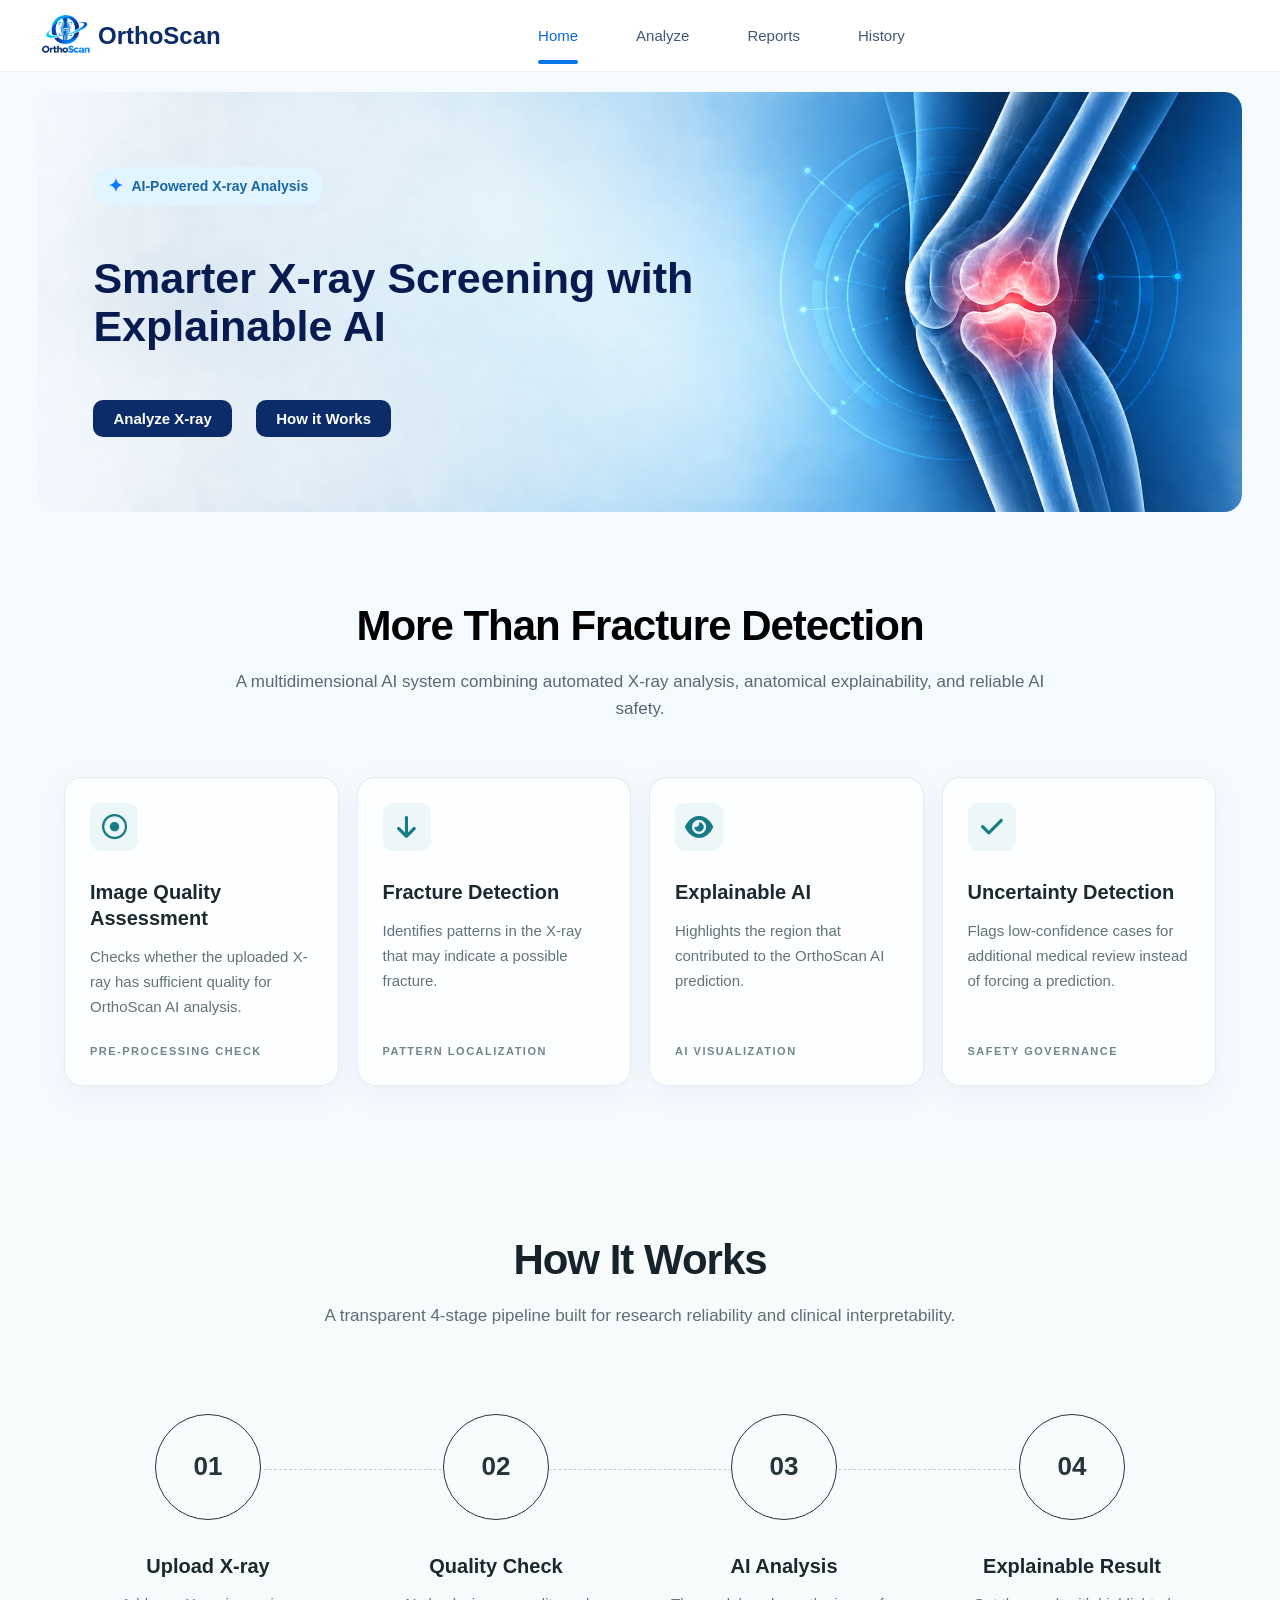
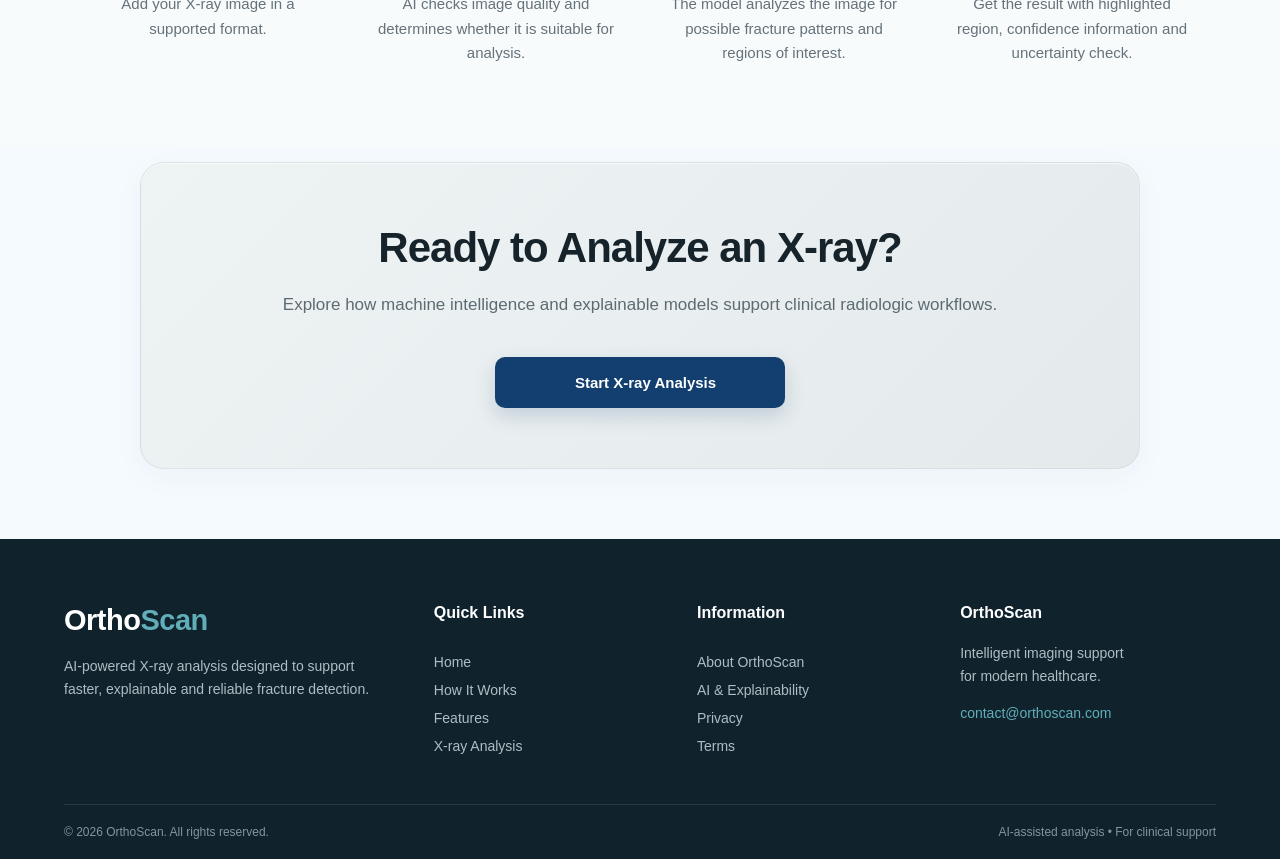
<file: index.html>
<!DOCTYPE html>
<html lang="en">
<head>
    <meta charset="UTF-8">
    <meta name="viewport" content="width=device-width, initial-scale=1.0">
    <title>Document</title>
     <link rel="stylesheet" href="https://cdnjs.cloudflare.com/ajax/libs/font-awesome/6.4.0/css/all.min.css" integrity="sha512-iecdLmaskl7CVkqkXNQ/ZH/XLlvWZOJyj7Yy7tcenmpD1ypASozpmT/E0iPtmFIB46ZmdtAc9eNBvH0H/ZpiBw==" crossorigin="anonymous" referrerpolicy="no-referrer" />
   
    <link rel="stylesheet" href="style.css">
</head>
<body>
    <!-- Navbar -->
<header class="navbar">
    <!-- Logo + Name -->
    <a href="#" class="brand">
        <div class="logo">
            <img src="images/logo.png">
        </div>
        <div class="brand-text">
            <h1>OrthoScan</h1>
        </div>
    </a>
    <!-- Navigation -->
    <nav class="nav-links">
        <a href="#" class="nav-link active">
            Home
        </a>
        <a href="./Analysis.html">
            Analyze
        </a>
        <a href="report.html">
            Reports
        </a>
        <a href="history.html" >
            History
        </a>
    </nav>
    <!-- Right Side -->
    <div class="nav-right">
    </div>
</header>
<section class="hero-section">
    <div class="hero-content">
        <div class="ai-badge">
            <span>✦</span>
            AI-Powered X-ray Analysis
        </div>
        <h1>
            Smarter X-ray Screening with<br>
            Explainable AI
        </h1>
        <div class="btns">
            <button class="btn" onclick="window.location.href='Analysis.html'">Analyze X-ray</button>
          <a href="#working">  <button class="btn">How it Works</button>
  </a>
          </div>
    </div>
</section>
<section class="features-section">

  <div class="section-heading">
    <h2>More Than Fracture Detection</h2>
    <p>
      A multidimensional AI system combining automated X-ray analysis,
      anatomical explainability, and reliable AI safety.
    </p>
  </div>

  <div class="features-grid">

    <!-- Card 1 -->
    <div class="feature-card">
      <div class="icon-box">
        <i class="fa-regular fa-circle-dot"></i>
      </div>

      <h3>Image Quality Assessment</h3>

      <p>
        Checks whether the uploaded X-ray has sufficient quality
        for OrthoScan AI analysis.
      </p>
      <span>PRE-PROCESSING CHECK</span>
    </div>

    <!-- Card 2 -->
    <div class="feature-card">
      <div class="icon-box">
        <i class="fa-solid fa-arrow-down"></i>
      </div>

      <h3>Fracture Detection</h3>

      <p>
        Identifies patterns in the X-ray that may indicate
        a possible fracture.
      </p>

      <span>PATTERN LOCALIZATION</span>
    </div>

    <!-- Card 3 -->
    <div class="feature-card">
      <div class="icon-box">
        <i class="fa-solid fa-eye"></i>
      </div>

      <h3>Explainable AI</h3>

      <p>
        Highlights the region that contributed to the
        OrthoScan AI prediction.
      </p>

      <span>AI VISUALIZATION</span>
    </div>

    <!-- Card 4 -->
    <div class="feature-card">
      <div class="icon-box">
        <i class="fa-solid fa-check"></i>
      </div>

      <h3>Uncertainty Detection</h3>

      <p>
        Flags low-confidence cases for additional medical
        review instead of forcing a prediction.
      </p>

      <span>SAFETY GOVERNANCE</span>
    </div>

  </div>

</section>
<section class="how-it-works" id="working">

  <div class="how-header" >
    <h2>How It Works</h2>
    <p>
      A transparent 4-stage pipeline built for research reliability
      and clinical interpretability.
    </p>
  </div>

  <div class="steps-container">

    <!-- Step 01 -->
    <div class="step">
      <div class="step-number">01</div>

      <h3>Upload X-ray</h3>

      <p>
        Add your X-ray image in a supported format.
      </p>
    </div>

    <!-- Step 02 -->
    <div class="step">
      <div class="step-number">02</div>

      <h3>Quality Check</h3>

      <p>
        AI checks image quality and determines whether
        it is suitable for analysis.
      </p>
    </div>

    <!-- Step 03 -->
    <div class="step">
      <div class="step-number">03</div>

      <h3>AI Analysis</h3>

      <p>
        The model analyzes the image for possible fracture
        patterns and regions of interest.
      </p>
    </div>

    <!-- Step 04 -->
    <div class="step">
      <div class="step-number">04</div>

      <h3>Explainable Result</h3>

      <p>
        Get the result with highlighted region, confidence
        information and uncertainty check.
      </p>
    </div>

  </div>

</section>
<section class="analyze-cta">

  <div class="cta-content">

    <h2>Ready to Analyze an X-ray?</h2>

    <p>
      Explore how machine intelligence and explainable models
      support clinical radiologic workflows.
    </p>

    <a href="Analysis.html" class="analyze-btn">
      <i data-lucide="file-scan"></i>
      <span>Start X-ray Analysis</span>
    </a>

  </div>

</section>
<footer class="footer">

  <div class="footer-container">

    <!-- Brand -->
    <div class="footer-brand">
      <h2>Ortho<span>Scan</span></h2>

      <p>
        AI-powered X-ray analysis designed to support
        faster, explainable and reliable fracture detection.
      </p>
    </div>


    <!-- Quick Links -->
    <div class="footer-links">
      <h3>Quick Links</h3>

      <a href="#">Home</a>
      <a href="#">How It Works</a>
      <a href="#">Features</a>
      <a href="#">X-ray Analysis</a>
    </div>


    <!-- Information -->
    <div class="footer-links">
      <h3>Information</h3>

      <a href="#">About OrthoScan</a>
      <a href="#">AI & Explainability</a>
      <a href="#">Privacy</a>
      <a href="#">Terms</a>
    </div>


    <!-- Contact -->
    <div class="footer-contact">
      <h3>OrthoScan</h3>

      <p>
        Intelligent imaging support<br>
        for modern healthcare.
      </p>

      <a href="mailto:contact@orthoscan.com">
        contact@orthoscan.com
      </a>
    </div>

  </div>
  <!-- Bottom -->
  <div class="footer-bottom">
    <p>© 2026 OrthoScan. All rights reserved.</p>
    <p>AI-assisted analysis • For clinical support</p>
  </div>
</footer>
<script src="script.js"></script>
</body>
</html>
</file>
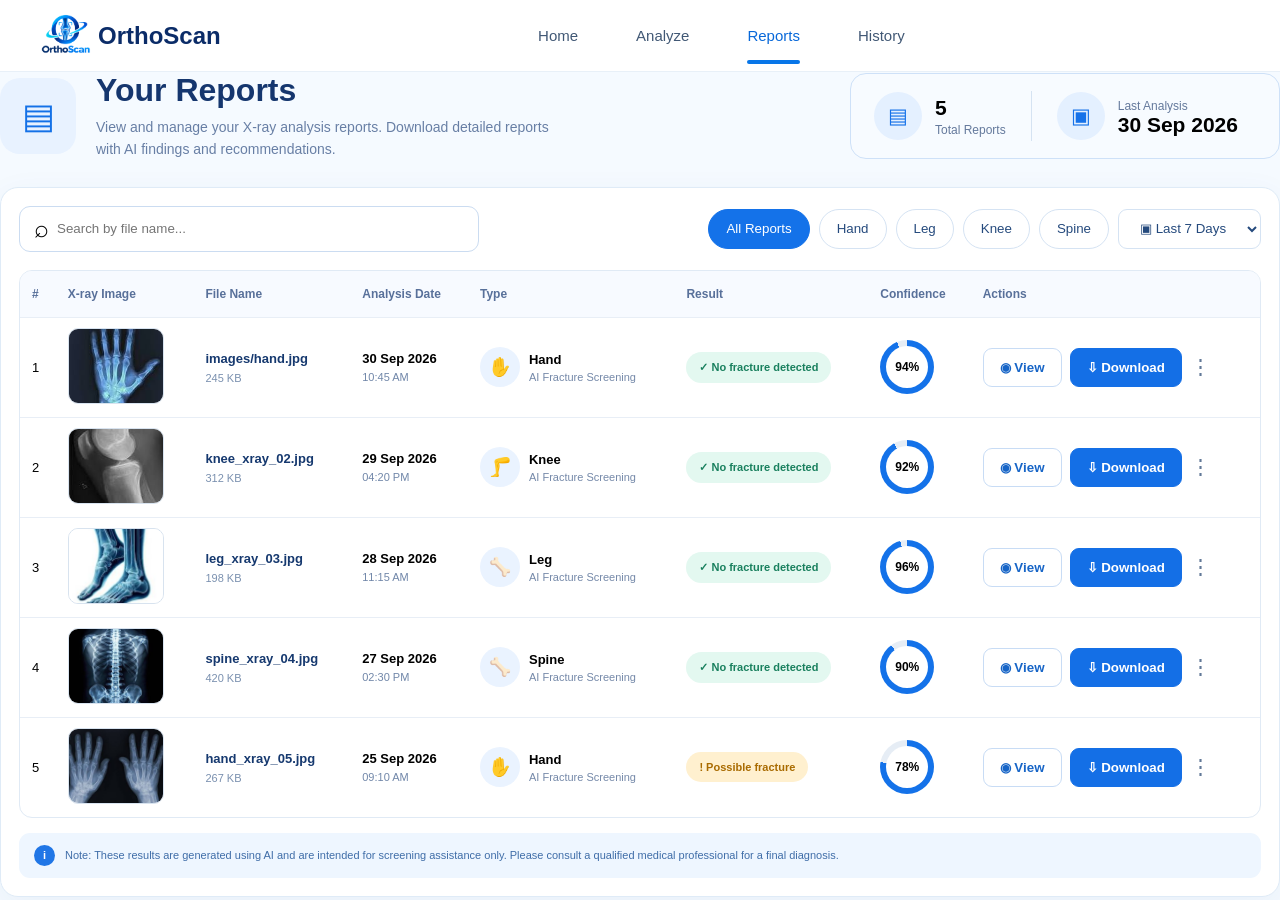
<file: report.html>
<!DOCTYPE html>
<html lang="en">
<head>
    <meta name="viewport" content="width=device-width, initial-scale=1.0">
    <title>report page</title>
    <link rel="stylesheet" href="report.css">
</head>
<body>
      <!-- Navbar -->
<header class="navbar">
    <!-- Logo + Name -->
    <a href="#" class="brand">
        <div class="logo">
            <img src="images/logo.png">
        </div>
        <div class="brand-text">
            <h1>OrthoScan</h1>
        </div>
    </a>
    <!-- Navigation -->
    <nav class="nav-links">
        <a href="index.html">
            Home
        </a>
        <a href="Analysis.html" >
            Analyze
        </a>
        <a href="#" class="nav-link active">
            Reports
        </a>
        <a href="history.html" class="nav-link">
            History
        </a>
    </nav>
    <!-- Right Side -->
    <div class="nav-right">
    </div>
</header>

    <!-- Heading -->
    <section class="heading">

        <div class="heading-left">

            <div class="heading-icon">
                ▤
            </div>

            <div>
                <h2>Your Reports</h2>

                <p>
                    View and manage your X-ray analysis reports.
                    Download detailed reports<br>
                    with AI findings and recommendations.
                </p>
            </div>

        </div>


        <div class="summary">

            <div class="summary-item">
                <div class="summary-icon">▤</div>

                <div>
                    <strong id="totalReports">5</strong>
                    <span>Total Reports</span>
                </div>
            </div>

            <div class="divider"></div>

            <div class="summary-item">

                <div class="summary-icon">▣</div>

                <div>
                    <small>Last Analysis</small>
                    <strong>30 Sep 2026</strong>
                </div>

            </div>

        </div>

    </section>


    <!-- Reports -->
    <section class="reports-card">

        <!-- Search + filters -->
        <div class="toolbar">

            <div class="search-box">
                <span>⌕</span>
                <input
                    type="text"
                    id="searchInput"
                    placeholder="Search by file name..."
                >
            </div>


            <div class="filters">

                <button class="filter active" data-type="All">
                    All Reports
                </button>

                <button class="filter" data-type="Hand">
                    Hand
                </button>

                <button class="filter" data-type="Leg">
                    Leg
                </button>

                <button class="filter" data-type="Knee">
                    Knee
                </button>

                <button class="filter" data-type="Spine">
                    Spine
                </button>

                <select id="dateFilter">
                    <option>▣ Last 7 Days</option>
                    <option>All Dates</option>
                </select>

            </div>

        </div>


        <!-- Table -->
        <div class="table-wrapper">

            <table>

                <thead>

                    <tr>
                        <th>#</th>
                        <th>X-ray Image</th>
                        <th>File Name</th>
                        <th>Analysis Date</th>
                        <th>Type</th>
                        <th>Result</th>
                        <th>Confidence</th>
                        <th>Actions</th>
                    </tr>

                </thead>

                <tbody id="reportBody"></tbody>

            </table>

        </div>


        <!-- Note -->
        <div class="note">

            <span>i</span>

            <p>
                Note: These results are generated using AI and are intended
                for screening assistance only. Please consult a qualified
                medical professional for a final diagnosis.
            </p>

        </div>

    </section>

</main>


<script src="report.js"></script>
</body>
</html>
</file>
<file: style.css>
* {
    margin: 0;
    padding: 0;
    box-sizing: border-box;
}
body {
    font-family: 'Segoe UI', Tahoma, Geneva, Verdana, sans-serif;
    background: #f5faff;
}
/* ================= NAVBAR ================= */
.navbar {
    width: 100%;
    height: 72px;
    background: #ffffff;
    display: flex;
    align-items: center;
    justify-content: space-between;
    padding: 0 38px;
    border-bottom: 1px solid #e8f0f8;
}
/* ================= LOGO ================= */
.brand {
    display: flex;
    align-items: center;
    gap: 5px;
    text-decoration: none;
}
.logo img{
    width: 55px;
    height: 55px;
    display: flex;
    align-items: center;
    justify-content: center;
}
.brand-text h1 {
    font-size: 24px;
    line-height: 25px;
    color: #0b2c68;
    font-weight: 750;
}
.brand-text span {
    display: block;
    margin-top: 3px;
    font-size: 12px;
    color: #66809f;
}
/* ================= NAVIGATION ================= */

.nav-links {
    height: 100%;
    margin-right: 30px;
    display: flex;
    align-items: center;
    gap: 38px;
    margin-left: 30px;
}
.nav-links a {
    height: 100%;
    display: flex;
    align-items: center;
    gap: 9px;
    position: relative;
    text-decoration: none;
    margin-right: 20px;
    color: #415875;
    font-size: 15px;
    font-weight: 500;
    position: relative;
    text-decoration: none;
}
.nav-link:hover, nav-link:focus {
    color: #0868d9;
}
.nav-link.active {
    color: #0868d9;


}
.nav-link.active::after {
    content: "";
    position: absolute;
    bottom: 7px;
    left: 0;
    right: 0;
    height: 4px;
    border-radius: 5px;
    background: #0876e8;
}
.nav-link.active::after {
        width: 100%;

}
.nav-link span {
    font-size: 21px;
}
/* ================= RIGHT SIDE ================= */
.nav-right {
    display: flex;
    align-items: center;

    gap: 25px;
}
.sun-btn {
    width: 40px;
    height: 40px;
    border: none;
    background: transparent;
    font-size: 24px;
    cursor: pointer;
    color: #16355e;
}
.arrow {
    font-size: 21px;
    color: #526d8c;
    cursor: pointer;
}
/* ================= TABLET ================= */
@media (max-width: 900px) {
    .navbar {
        padding: 0 20px;
    }
    .nav-links {
        gap: 18px;
    }
    .nav-link {
        font-size: 13px;
    }
    .brand-text h1 {
        font-size: 21px;
    }
}
/* ================= MOBILE ================= */
@media (max-width: 700px) {
    .navbar {
        height: 65px;
        padding: 0 15px;
    }
    .logo {
        width: 42px;
        height: 42px;
        font-size: 21px;
    }
    .brand-text h1 {
        font-size: 19px;
    }
    .brand-text span {
        display: none;
    }
    .nav-links {
        display: none;
    }
    .nav-right {
        gap: 8px;
    }
    .sun-btn {
        font-size: 21px;
    }
}
/* ================= SMALL MOBILE ================= */
@media (max-width: 420px) {
    .brand-text h1 {
        font-size: 17px;
    }
}
/* =======HERO SECTION ===========*/
.hero-section {
    width: 94%;
    max-width: 1450px;
    height: 420px;
    margin: 20px auto;
    display: flex;
    align-items: center;
    position: relative;
    overflow: hidden;
    border-radius: 18px;
    background-image: url("images/hero-img.png");
    background-size: cover;
}
/* LEFT CONTENT */
.hero-content {
    width: 55%;
    padding-left: 55px;
    position: relative;
    z-index: 2;
}
/* AI BADGE */
.ai-badge {
    width: fit-content;
    display: flex;
    align-items: center;
    gap: 8px;
    padding: 8px 15px;
    margin-bottom: 20px;
    border-radius: 25px;
    background: #e1f4ff;
    color: #1766a5;
    font-size: 14px;
    font-weight: 600;
}
.ai-badge span {
    color: #087cff;
    font-size: 18px;
}
/* HEADING */

.hero-content h1 {
    margin: 0 0 18px;
    color: #071b51;
    font-size: 43px;
    line-height: 1.1;
    font-weight: 750;
    margin-bottom: 50px;
    margin-top: 50px;
}
.btns{
    gap: 20px;
}
.btn{
    border: none;
    padding:  10px 20px;
    color: white;
    background-color: #0b2c68;
    border-radius: 10px;
    margin-right: 20px;
    font-size: 15px;
    font-weight: 700;
    cursor: pointer;
}

/* ===TABLE==*/
@media (max-width: 1000px) {
    .hero-content {
        padding-left: 35px;
    }
    .hero-content h1 {
        font-size: 36px;
    }
    .hero-features {
        gap: 15px;
    }
    .hero-feature h4 {
        font-size: 11px;
    }
}
/* ===== MOBILE=====*/
@media (max-width: 750px) {
    .hero-section {
        height: auto;
        min-height: 650px;
        flex-direction: column;
    }
    .hero-content {
        width: 100%;
        padding: 35px 25px;
    }
    .hero-content h1 {
        font-size: 34px;
    }
    .hero-text {
        font-size: 15px;
    }
    .hero-features {
        flex-wrap: wrap;
        gap: 18px;
    }
    .hero-feature {
        width: 45%;
    }
    .hero-image {
        width: 100%;
        height: 280px;
        position: relative;
    }
}
/* SMALL MOBILE */
@media (max-width: 480px) {
    .hero-section {
        width: 95%;
    }
    .hero-content {
        padding: 28px 20px;
    }
    .hero-content h1 {
        font-size: 29px;
    }
    .hero-feature {
        width: 100%;
    }
    .hero-image {
        height: 240px;
    }
}

/* Main Section */
.features-section {
  width: 100%;
  padding: 70px 5%;
}

/* Heading */
.section-heading {
  text-align: center;
  max-width: 850px;
  margin: 0 auto 55px;
}

.section-heading h2 {
  font-size: 42px;
  font-weight: 700;
  margin-bottom: 18px;
  letter-spacing: -1px;
}

.section-heading p {
  font-size: 17px;
  line-height: 1.6;
  color: #596871;
}

/* Cards Grid */
.features-grid {
  max-width: 1450px;
  margin: auto;

  display: grid;
  grid-template-columns: repeat(4, 1fr);
  gap: 18px;
}

/* Card */
.feature-card {
  min-height: 200px;
  padding: 25px 25px 28px;
  background: rgba(255, 255, 255, 0.72);
  border: 1px solid rgba(130, 150, 160, 0.18);
  border-radius: 18px;
  box-shadow: 0 8px 30px rgba(40, 70, 80, 0.05);
  display: flex;
  flex-direction: column;
  transition: 0.3s ease;
}

.feature-card:hover {
  transform: translateY(-6px);
  box-shadow: 0 15px 35px rgba(40, 70, 80, 0.10);
}
/* Icon */
.icon-box {
  width: 48px;
  height: 48px;
  display: flex;
  align-items: center;
  justify-content: center;
  margin-bottom: 28px;
  border-radius: 10px;
  background: #edf7f8;
  color: #167b86;
  font-size: 25px;
  font-weight: bold;
}

/* Card Heading */
.feature-card h3 {
  font-size: 20px;
  line-height: 1.3;
  margin-bottom: 14px;
  color: #1c2930;
}

/* Card Description */
.feature-card p {
  font-size: 15px;
  line-height: 1.65;
  color: #64727a;
}

/* Bottom Label */
.feature-card span {
  margin-top: auto;
  padding-top: 25px;
  font-size: 11px;
  font-weight: 700;
  letter-spacing: 1.5px;
  color: #71858d;
}
/* =========================TABLET========================= */
@media (max-width: 1000px) {
  .features-grid {
    grid-template-columns: repeat(2, 1fr);
  }
  .section-heading h2 {
    font-size: 36px;
  }

}
/* ========================= MOBILE========================= */
@media (max-width: 600px) {
  .features-section {
    padding: 50px 18px;
  }
  .section-heading {
    margin-bottom: 35px;
  }
  .section-heading h2 {
    font-size: 29px;
    line-height: 1.2;
  }
  .section-heading p {
    font-size: 14px;
    line-height: 1.6;
  }
  .features-grid {
    grid-template-columns: 1fr;
    gap: 15px;
  }
  .feature-card {
    min-height: 300px;
    padding: 25px;
  }
  .feature-card h3 {
    font-size: 19px;
  }
  .feature-card p {
    font-size: 14px;
  }

}
/* =========================
   HOW IT WORKS
========================= */

.how-it-works {
  width: 100%;
  padding: 80px 5%;
  background: #f8fbfc;
  overflow: hidden;
}


/* =========================
   HEADER
========================= */

.how-header {
  max-width: 900px;
  margin: 0 auto 85px;
  text-align: center;
}

.how-header h2 {
  margin: 0 0 18px;
  font-size: 42px;
  font-weight: 700;
  color: #17232b;
  letter-spacing: -1px;
}

.how-header p {
  margin: 0;
  font-size: 17px;
  line-height: 1.6;
  color: #5f6d75;
}
/* ========================= STEPS========================= */
.steps-container {
  max-width: 1450px;
  margin: auto;
  display: grid;
  grid-template-columns: repeat(4, 1fr);
  position: relative;
}
/* Connecting Line */
.steps-container::before {
  content: "";
  position: absolute;
  top: 55px;
  left: 10%;
  right: 10%;
  border-top: 1px dashed #c6d0d4;
  z-index: 0;
}
/* ========================= STEP========================= */
.step {
  position: relative;
  z-index: 1;
  text-align: center;
  padding: 0 25px;
}
/* Number Circle */
.step-number {
  width: 106px;
  height: 106px;
  margin: 0 auto 35px;
  border: 1.5px solid #26343b;
  border-radius: 50%;
  background: #f8fbfc;
  display: flex;
  align-items: center;
  justify-content: center;
  font-size: 26px;
  font-weight: 600;
  color: #26343b;
}
/* Step Heading */
.step h3 {
  margin: 0 0 14px;
  font-size: 20px;
  font-weight: 600;
  color: #1b2830;
}
/* Step Description */
.step p {
  max-width: 300px;
  margin: 0 auto;
  font-size: 15px;
  line-height: 1.65;
  color: #65727a;
}
/* ========================= TABLET========================= */

@media (max-width: 1000px) {
  .how-it-works {
    padding: 30px 4%;
  }
  .how-header {
    margin-bottom: 30pxpx;
  }
  .how-header h2 {
    font-size: 36px;
  }
  .steps-container {
    grid-template-columns: repeat(2, 1fr);
    gap: 60px 20px;
  }
  .steps-container::before {
    display: none;
  }
  .step-number {
    width: 90px;
    height: 90px;

    font-size: 23px;
  }

}
/* =========================  MOBILE========================= */
@media (max-width: 600px) {
  .how-it-works {
    padding: 55px 20px;
  }
  .how-header {
    margin-bottom: 50px;
  }
  .how-header h2 {
    font-size: 30px;
    letter-spacing: -0.5px;
  }

  .how-header p {
    font-size: 14px;
    line-height: 1.6;
  }

  .steps-container {
    grid-template-columns: 1fr;
    gap: 48px;
  }
  .step {
    padding: 0 10px;
  }
  .step-number {
    width: 82px;
    height: 82px;
    margin-bottom: 25px;
    font-size: 21px;
  }
  .step h3 {
    font-size: 19px;
  }
  .step p {
    max-width: 330px;
    font-size: 14px;
  }
}
/* ========================= ANALYZE CTA========================= */
.analyze-cta {
  width: 100%;
  padding: 16px 4% 0;
  display:flex;
  justify-content: center;
  align-items: center;
}
.cta-content {
  width: 1000px;
  min-height: 200px;
  border-radius: 24px;
  background: linear-gradient(
    135deg,
    #eef3f4,
    #e4eaec
  );

  border: 1px solid rgba(100, 120, 125, 0.12);
  display: flex;
  flex-direction: column;
  align-items: center;
  justify-content: center;
  text-align: center;
  padding: 60px 25px;
  box-shadow:
    inset 0 1px 0 rgba(255,255,255,0.7),
    0 8px 30px rgba(40, 60, 70, 0.04);
}
/* Heading */
.cta-content h2 {
  margin: 0 0 18px;
  font-size: 42px;
  line-height: 1.2;
  font-weight: 700;
  color: #17232b;
  letter-spacing: -1px;
}
/* Description */
.cta-content p {
  max-width: 760px;
  margin: 0 0 38px;
  font-size: 17px;
  line-height: 1.6;
  color: #5d6b72;
}
/* Button */
.analyze-btn {
  display: inline-flex;
  align-items: center;
  justify-content: center;
  gap: 11px;
  min-width: 290px;
  padding: 17px 28px;
  border-radius: 10px;
  background: #123f70;
  color: #ffffff;
  text-decoration: none;
  font-size: 15px;
  font-weight: 600;
  transition: all 0.25s ease;
  box-shadow:
    0 8px 20px rgba(18, 63, 112, 0.18);
}
/* Icon */
.analyze-btn svg {
  width: 20px;
  height: 20px;
  stroke-width: 2;
}
/* Hover */
.analyze-btn:hover {
  background: #0d3159;
  transform: translateY(-2px);
  box-shadow:
    0 12px 25px rgba(18, 63, 112, 0.25);
}
/* ========================= TABLET========================= */
@media (max-width: 900px) {
  .cta-content {
    min-height: 360px;
  }
  .cta-content h2 {
    font-size: 36px;
  }
  .cta-content p {
    max-width: 650px;
    font-size: 16px;
  }

}
/* ========================= MOBILE========================= */
@media (max-width: 600px) {
  .analyze-cta {
    padding: 12px 15px 0;
  }
  .cta-content {
    min-height: 340px;
    padding: 45px 20px;
    border-radius: 20px;
  }
  .cta-content h2 {
    font-size: 29px;
    line-height: 1.25;
    letter-spacing: -0.5px;
  }
  .cta-content p {
    font-size: 14px;
    line-height: 1.6;
    margin-bottom: 30px;
  }
  .analyze-btn {
    width: 100%;
    max-width: 280px;
    min-width: 0;
    padding: 15px 20px;
    font-size: 14px;
    cursor: pointer;
  }

}
/* =========================FOOTER========================= */
.footer {
  margin-top: 70px;
  background: #10232d;
  color: #ffffff;
  padding: 65px 5% 0;
}
/* Main Footer */
.footer-container {
  max-width: 1400px;
  margin: auto;
  display: grid;
  grid-template-columns: 1.5fr 1fr 1fr 1.2fr;
  gap: 50px;
  padding-bottom: 50px;
}

/* Brand */
.footer-brand h2 {
  margin: 0 0 18px;
  font-size: 29px;
  font-weight: 700;
  letter-spacing: -0.5px;
}
.footer-brand h2 span {
  color: #61aeb8;
}
.footer-brand p {
  max-width: 350px;
  margin: 0;
  color: #aebdc3;
  font-size: 14px;
  line-height: 1.7;
}
/* Headings */
.footer-links h3,
.footer-contact h3 {
  margin: 0 0 20px;
  font-size: 16px;
  font-weight: 600;
}
/* Links */
.footer-links {
  display: flex;
  flex-direction: column;
  gap: 12px;
}

.footer-links a {
  width: fit-content;
  color: #aebdc3;
  text-decoration: none;
  font-size: 14px;
  transition: 0.2s ease;
}
.footer-links a:hover {
  color: #ffffff;
  transform: translateX(3px);
}
/* Contact */
.footer-contact p {
  margin: 0 0 15px;
  color: #aebdc3;
  font-size: 14px;
  line-height: 1.7;
}
.footer-contact a {
  color: #61aeb8;
  font-size: 14px;
  text-decoration: none;
}

.footer-contact a:hover {
  color: #ffffff;
}
/* Bottom */
.footer-bottom {
  max-width: 1400px;
  margin: auto;
  padding: 20px 0;
  border-top: 1px solid rgba(255,255,255,0.1);
  display: flex;
  align-items: center;
  justify-content: space-between;
  gap: 20px;
}

.footer-bottom p {
  margin: 0;
  color: #83959d;
  font-size: 12px;
}
/* ========================= TABLET========================= */
@media (max-width: 900px) {
  .footer-container {
    grid-template-columns: 1fr 1fr;
    gap: 40px;
  }
}
/* ========================= MOBILE========================= */
@media (max-width: 600px) {
  .footer {
    margin-top: 50px;
    padding: 50px 25px 0;
  }
  .footer-container {
    grid-template-columns: 1fr;
    gap: 35px;
    padding-bottom: 35px;
  }
  .footer-brand p {
    max-width: 100%;
  }
  .footer-bottom {
    flex-direction: column;
    align-items: flex-start;
    gap: 8px;
  }

}
</file>
<file: report.css>
* {
    margin: 0;
    padding: 0;
    box-sizing: border-box;
}
body {
    font-family: 'Segoe UI', Tahoma, Geneva, Verdana, sans-serif;
    background: #f5faff;
}
/* ================= NAVBAR ================= */
.navbar {
    width: 100%;
    height: 72px;
    background: #ffffff;
    display: flex;
    align-items: center;
    justify-content: space-between;
    padding: 0 38px;
    border-bottom: 1px solid #e8f0f8;
}
/* ================= LOGO ================= */
.brand {
    display: flex;
    align-items: center;
    gap: 5px;
    text-decoration: none;
}
.logo img{
    width: 55px;
    height: 55px;
    display: flex;
    align-items: center;
    justify-content: center;
}
.brand-text h1 {
    font-size: 24px;
    line-height: 25px;
    color: #0b2c68;
    font-weight: 750;
}
.brand-text span {
    display: block;
    margin-top: 3px;
    font-size: 12px;
    color: #66809f;
}
/* ================= NAVIGATION ================= */

.nav-links {
    height: 100%;
    margin-right: 30px;
    display: flex;
    align-items: center;
    gap: 38px;
    margin-left: 30px;
}
.nav-links a {
    height: 100%;
    display: flex;
    align-items: center;
    gap: 9px;
    position: relative;
    text-decoration: none;
    margin-right: 20px;
    color: #415875;
    font-size: 15px;
    font-weight: 500;
    position: relative;
    text-decoration: none;
}
.nav-links a:hover, nav-links a:focus {
    color: #0868d9;
}
.nav-link.active {
    color: #0868d9;


}
.nav-link.active::after {
    content: "";
    position: absolute;
    bottom: 7px;
    left: 0;
    right: 0;
    height: 4px;
    border-radius: 5px;
    background: #0876e8;
}
.nav-link.active::after {
        width: 100%;

}
.nav-link span {
    font-size: 21px;
}
/* ================= RIGHT SIDE ================= */
.nav-right {
    display: flex;
    align-items: center;

    gap: 25px;
}
.sun-btn {
    width: 40px;
    height: 40px;
    border: none;
    background: transparent;
    font-size: 24px;
    cursor: pointer;
    color: #16355e;
}
.arrow {
    font-size: 21px;
    color: #526d8c;
    cursor: pointer;
}
/* ================= TABLET ================= */
@media (max-width: 900px) {
    .navbar {
        padding: 0 20px;
    }
    .nav-links {
        gap: 18px;
    }
    .nav-link {
        font-size: 13px;
    }
    .brand-text h1 {
        font-size: 21px;
    }
}
/* ================= MOBILE ================= */
@media (max-width: 700px) {
    .navbar {
        height: 65px;
        padding: 0 15px;
    }
    .logo {
        width: 42px;
        height: 42px;
        font-size: 21px;
    }
    .brand-text h1 {
        font-size: 19px;
    }
    .brand-text span {
        display: none;
    }
    .nav-links {
        display: none;
    }
    .nav-right {
        gap: 8px;
    }
    .sun-btn {
        font-size: 21px;
    }
}
/* ================= SMALL MOBILE ================= */
@media (max-width: 420px) {
    .brand-text h1 {
        font-size: 17px;
    }
}
/* MAIN */

.container {
    padding: 32px 3%;
}


/* HEADING */

.heading {
    display: flex;
    align-items: center;
    justify-content: space-between;

    gap: 30px;
    margin-bottom: 26px;
}

.heading-left {
    display: flex;
    align-items: center;
    gap: 20px;
}

.heading-icon {
    width: 76px;
    height: 76px;

    border-radius: 20px;
    background: #e8f2ff;

    display: grid;
    place-items: center;

    color: #1471e7;
    font-size: 35px;
}

.heading h2 {
    font-size: 32px;
    color: #15366e;
}

.heading p {
    margin-top: 7px;
    color: #687fa5;
    line-height: 1.6;
    font-size: 14px;
}


/* SUMMARY */

.summary {
    min-width: 430px;

    padding: 17px 23px;

    border: 1px solid #cee1f8;
    border-radius: 16px;

    background: #f7fbff;

    display: flex;
    align-items: center;
    gap: 25px;
}

.summary-item {
    display: flex;
    align-items: center;
    gap: 13px;
}

.summary-icon {
    width: 48px;
    height: 48px;

    border-radius: 50%;
    background: #e4f0ff;

    color: #1672e9;

    display: grid;
    place-items: center;

    font-size: 21px;
}

.summary-item strong {
    display: block;
    font-size: 21px;
}

.summary-item span,
.summary-item small {
    display: block;
    color: #64799c;
    font-size: 12px;
    margin-top: 3px;
}

.divider {
    height: 50px;
    width: 1px;
    background: #d5e3f2;
}


/* REPORT CARD */

.reports-card {
    background: white;

    border: 1px solid #dfebf7;
    border-radius: 18px;

    padding: 18px;

    box-shadow: 0 10px 35px rgba(40, 90, 145, .06);
}


/* TOOLBAR */

.toolbar {
    display: flex;
    justify-content: space-between;
    align-items: center;

    gap: 20px;
    margin-bottom: 18px;
}

.search-box {
    width: 37%;
    min-width: 300px;

    height: 46px;

    border: 1px solid #cbdcf1;
    border-radius: 11px;

    display: flex;
    align-items: center;

    padding: 0 14px;
}

.search-box span {
    font-size: 25px;
    margin-right: 8px;
}

.search-box input {
    border: none;
    outline: none;

    width: 100%;

    color: #244777;
}


.filters {
    display: flex;
    gap: 9px;
    align-items: center;
}

.filter,
#dateFilter {
    height: 40px;

    padding: 0 17px;

    border-radius: 22px;
    border: 1px solid #d5e3f3;

    background: white;
    color: #254a7d;

    cursor: pointer;
}

.filter.active {
    background: #1472e9;
    color: white;
    border-color: #1472e9;
}

#dateFilter {
    border-radius: 9px;
}


/* TABLE */

.table-wrapper {
    overflow-x: auto;

    border: 1px solid #e0eaf5;
    border-radius: 13px;
}

table {
    width: 100%;
    min-width: 1150px;
    border-collapse: collapse;
}

thead {
    background: #f7faff;
}

th {
    padding: 16px 12px;

    text-align: left;

    font-size: 12px;
    color: #58709a;
}

td {
    padding: 10px 12px;

    border-top: 1px solid #e8eef6;

    font-size: 13px;
}


/* IMAGE */

.xray {
    width: 96px;
    height: 76px;

    object-fit: cover;

    background: #090d13;

    border-radius: 10px;

    border: 1px solid #d8e3ef;
}


/* FILE */

.file-name {
    font-weight: bold;
    color: #16396f;
}

.file-size {
    display: block;

    margin-top: 6px;

    color: #7a90af;
    font-size: 11px;
}


/* DATE */

.date {
    font-weight: bold;
}

.time {
    display: block;

    margin-top: 5px;

    color: #7187a9;
    font-size: 11px;
}


/* TYPE */

.type {
    display: flex;
    align-items: center;
    gap: 9px;
}

.type-icon {
    width: 40px;
    height: 40px;

    border-radius: 50%;

    background: #eaf3ff;

    display: grid;
    place-items: center;

    font-size: 18px;
}

.type-name {
    font-weight: bold;
}

.type-sub {
    display: block;

    margin-top: 4px;

    color: #7589a9;
    font-size: 11px;
}


/* RESULT */

.result {
    display: inline-flex;
    align-items: center;
    gap: 6px;

    padding: 9px 13px;

    border-radius: 18px;

    background: #e3f8f0;

    color: #19805e;

    font-size: 11px;
    font-weight: bold;

    white-space: nowrap;
}

.result.warning {
    background: #fff0cf;
    color: #a96b00;
}


/* CONFIDENCE */

.confidence {
    width: 54px;
    height: 54px;

    border-radius: 50%;

    background:
        conic-gradient(
            #1472e9 calc(var(--confidence) * 1%),
            #e6edf5 0
        );

    display: grid;
    place-items: center;

    position: relative;
}

.confidence::after {
    content: "";

    width: 42px;
    height: 42px;

    border-radius: 50%;

    background: white;

    position: absolute;
}

.confidence span {
    position: relative;
    z-index: 2;

    font-size: 12px;
    font-weight: bold;
}


/* ACTIONS */

.actions {
    display: flex;
    align-items: center;
    gap: 8px;
}

.view-btn,
.download-btn {
    height: 39px;

    padding: 0 16px;

    border-radius: 9px;

    cursor: pointer;

    font-weight: bold;
}

.view-btn {
    background: white;

    color: #1765c7;

    border: 1px solid #c8dcf5;
}

.download-btn {
    background: #146fe6;

    color: white;

    border: 1px solid #146fe6;
}

.download-btn:hover {
    background: #0d5fc9;
}

.more-btn {
    background: transparent;

    border: none;

    font-size: 21px;

    cursor: pointer;

    color: #627998;
}


/* NOTE */

.note {
    margin-top: 15px;

    background: #eef6ff;

    border-radius: 11px;

    padding: 12px 15px;

    display: flex;
    align-items: center;
    gap: 10px;

    color: #3f6da8;

    font-size: 11px;
}

.note span {
    width: 21px;
    height: 21px;

    flex-shrink: 0;

    border-radius: 50%;

    background: #2076e6;

    color: white;

    display: grid;
    place-items: center;

    font-weight: bold;
}


/* RESPONSIVE */

@media(max-width:1100px) {

    .nav-links {
        gap: 15px;
    }

    .nav-links span {
        display: none;
    }

    .summary {
        min-width: 350px;
    }

    .toolbar {
        flex-direction: column;
        align-items: stretch;
    }

    .search-box {
        width: 100%;
    }

    .filters {
        justify-content: flex-start;
        flex-wrap: wrap;
    }
}

@media(max-width:750px) {

    .navbar {
        height: auto;
        padding: 15px;

        flex-wrap: wrap;
    }

    .brand {
        min-width: auto;
    }

    .user-area {
        display: none;
    }

    .nav-links {
        width: 100%;
        height: 45px;

        justify-content: space-between;
    }

    .container {
        padding: 20px 12px;
    }

    .heading {
        flex-direction: column;
        align-items: stretch;
    }

    .summary {
        min-width: 0;
        width: 100%;
    }
}
</file>
